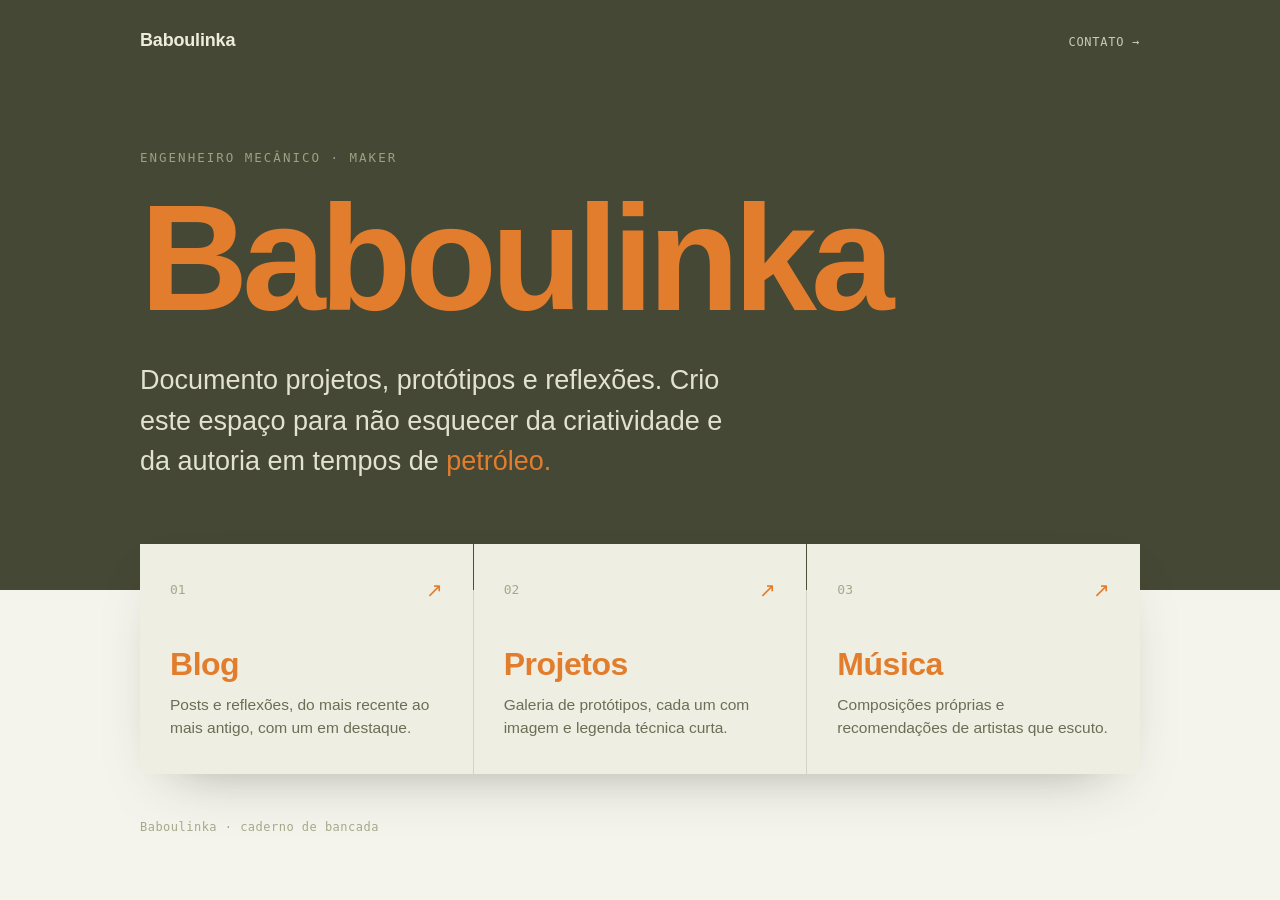
<file: index.html>
<!DOCTYPE html>
<html lang="pt-BR">
<head>
  <meta charset="utf-8">
  <meta name="viewport" content="width=device-width, initial-scale=1">
  <title>Baboulinka</title>
  <link rel="stylesheet" href="style.css">
</head>
<body>

  <section class="hero">
    <div class="hero-inner">
      <div class="topbar">
        <a href="index.html" class="brand">Baboulinka</a>
        <a href="contato.html" class="link-contato">Contato →</a>
      </div>
      <div class="home-hero">
        <p class="home-kicker">Engenheiro mecânico · Maker</p>
        <h1 class="home-title">Baboulinka</h1>
        <p class="home-bio">Documento projetos, protótipos e reflexões. Crio este espaço para não esquecer da criatividade e da autoria em tempos de <span class="accent">petróleo.</span></p>
      </div>
    </div>
  </section>

  <main class="home-cards">
    <div class="home-cards-grid">

      <a href="blog.html" class="home-card">
        <div class="home-card-top">
          <span class="home-card-num">01</span>
          <span class="home-card-arrow">↗</span>
        </div>
        <h2>Blog</h2>
        <p>Posts e reflexões, do mais recente ao mais antigo, com um em destaque.</p>
      </a>

      <a href="projetos.html" class="home-card">
        <div class="home-card-top">
          <span class="home-card-num">02</span>
          <span class="home-card-arrow">↗</span>
        </div>
        <h2>Projetos</h2>
        <p>Galeria de protótipos, cada um com imagem e legenda técnica curta.</p>
      </a>

      <a href="musica.html" class="home-card">
        <div class="home-card-top">
          <span class="home-card-num">03</span>
          <span class="home-card-arrow">↗</span>
        </div>
        <h2>Música</h2>
        <p>Composições próprias e recomendações de artistas que escuto.</p>
      </a>

    </div>
  </main>

  <footer class="footer">
    Baboulinka · caderno de bancada
  </footer>

</body>
</html>
</file>
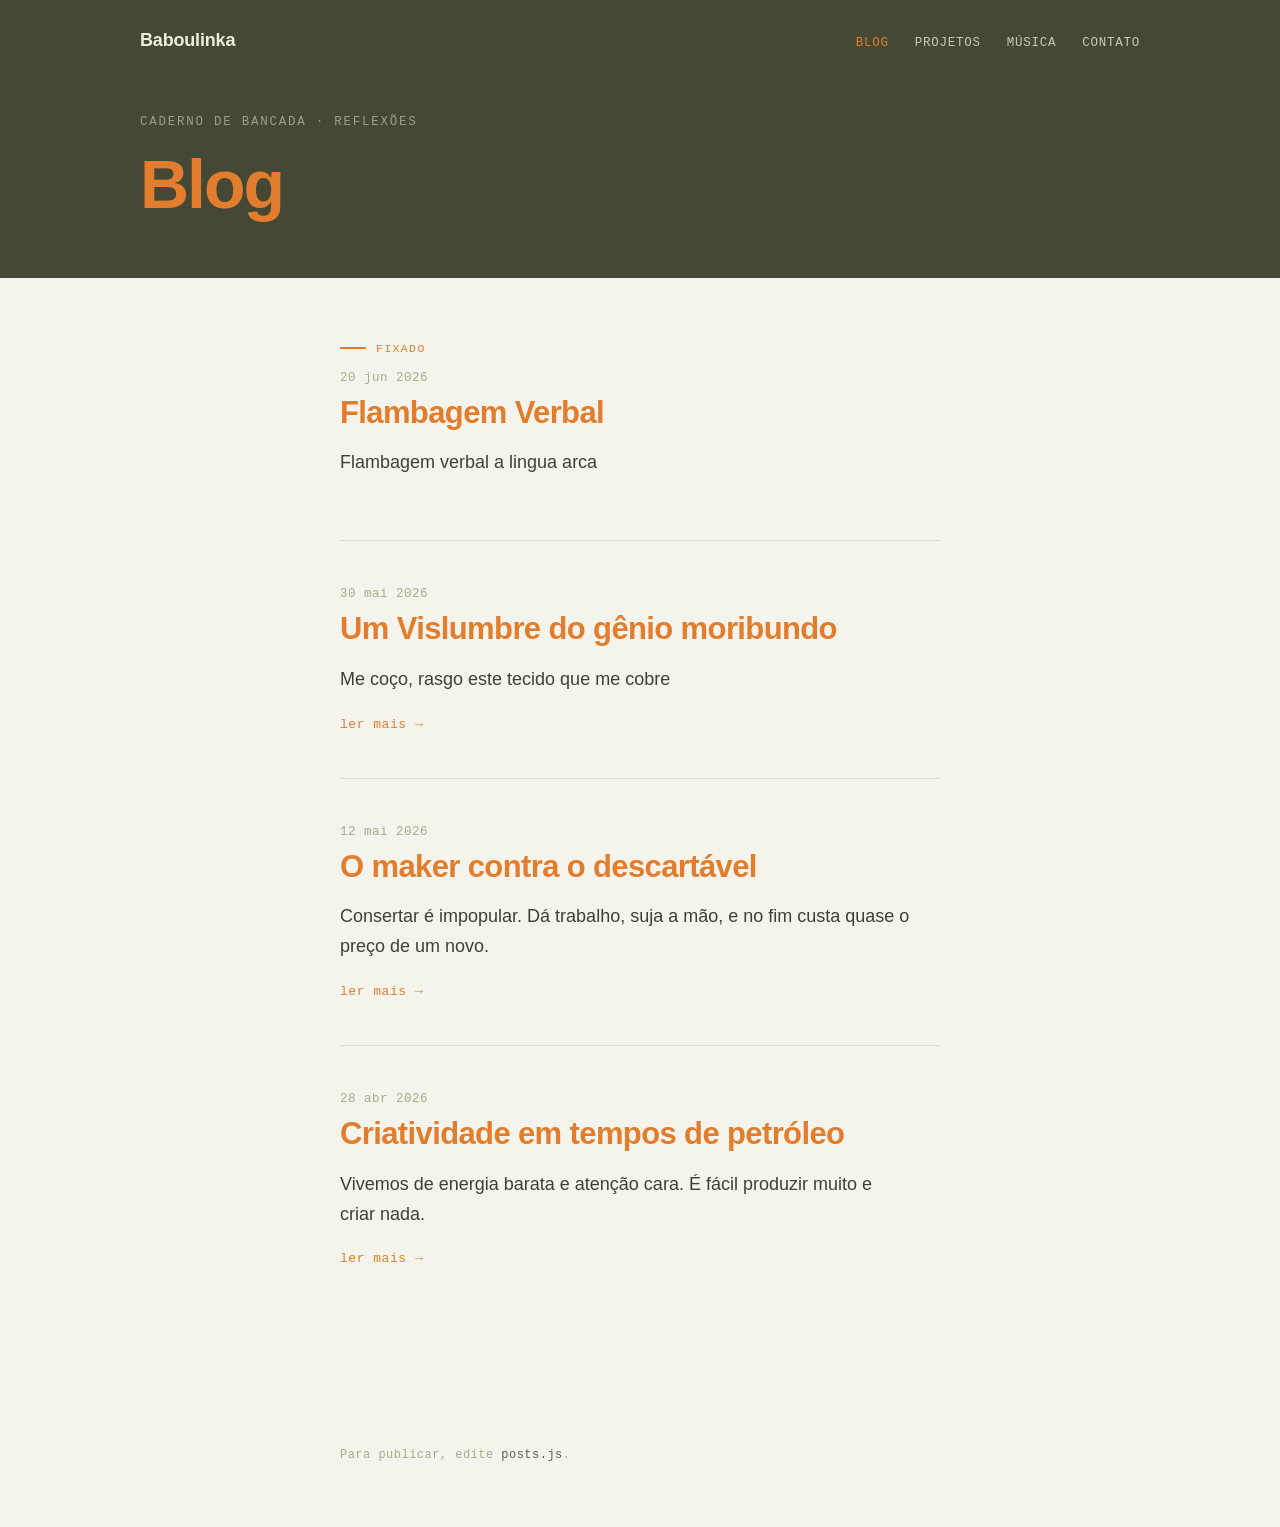
<file: blog.html>
<!DOCTYPE html>
<html lang="pt-BR">
<head>
  <meta charset="utf-8">
  <meta name="viewport" content="width=device-width, initial-scale=1">
  <title>Blog · Baboulinka</title>
  <link rel="stylesheet" href="style.css">
</head>
<body>

  <section class="hero">
    <div class="hero-inner">
      <div class="topbar">
        <a href="index.html" class="brand">Baboulinka</a>
        <nav class="nav">
          <a href="blog.html" class="active">Blog</a>
          <a href="projetos.html">Projetos</a>
          <a href="musica.html">Música</a>
          <a href="contato.html">Contato</a>
        </nav>
      </div>
      <div class="page-head">
        <p class="kicker">Caderno de bancada · reflexões</p>
        <h1 class="page-title">Blog</h1>
      </div>
    </div>
  </section>

  <main class="wrap-narrow">
    <div id="posts"></div>
  </main>

  <footer class="footer footer-narrow">
    Para publicar, edite <span>posts.js</span>.
  </footer>

  <script src="posts.js"></script>
  <script>
    (function () {
      var MESES = ['jan','fev','mar','abr','mai','jun','jul','ago','set','out','nov','dez'];
      function fmt(iso) {
        var p = String(iso || '').split('-');
        if (p.length < 3) return iso || '';
        return (+p[2]) + ' ' + MESES[(+p[1]) - 1] + ' ' + p[0];
      }
      function esc(s) {
        return String(s).replace(/&/g,'&amp;').replace(/</g,'&lt;').replace(/>/g,'&gt;');
      }
      var posts = (window.POSTS || []).slice().sort(function (a, b) {
        return (b.pinned ? 1 : 0) - (a.pinned ? 1 : 0) ||
               String(b.date || '').localeCompare(String(a.date || ''));
      });
      var root = document.getElementById('posts');

      if (!posts.length) {
        root.innerHTML = '<p style="font-size:16px;color:var(--muted)">Nenhum post ainda. Adicione entradas em <code>posts.js</code>.</p>';
        return;
      }

      posts.forEach(function (p, i) {
        var paras = String(p.body || '').split(/\n\s*\n/).map(function (s) { return s.trim(); }).filter(Boolean);
        var art = document.createElement('article');
        art.className = 'post';

        var html = '';
        if (p.pinned) html += '<div class="pin"><i></i><span>Fixado</span></div>';
        html += '<div class="post-date">' + esc(fmt(p.date)) + '</div>';
        html += '<h2 class="post-title">' + esc(p.title) + '</h2>';
        html += '<div class="post-body" data-body></div>';
        art.innerHTML = html;

        var bodyEl = art.querySelector('[data-body]');
        function render(expanded) {
          var visible = (expanded || p.pinned) ? paras : paras.slice(0, 1);
          bodyEl.innerHTML = visible.map(function (t) { return '<p>' + esc(t) + '</p>'; }).join('');
          if (!p.pinned && paras.length > 1 && !expanded) {
            var btn = document.createElement('button');
            btn.className = 'readmore';
            btn.textContent = 'ler mais →';
            btn.addEventListener('click', function () { render(true); });
            bodyEl.appendChild(btn);
          }
        }
        render(false);
        root.appendChild(art);
      });
    })();
  </script>

</body>
</html>
</file>
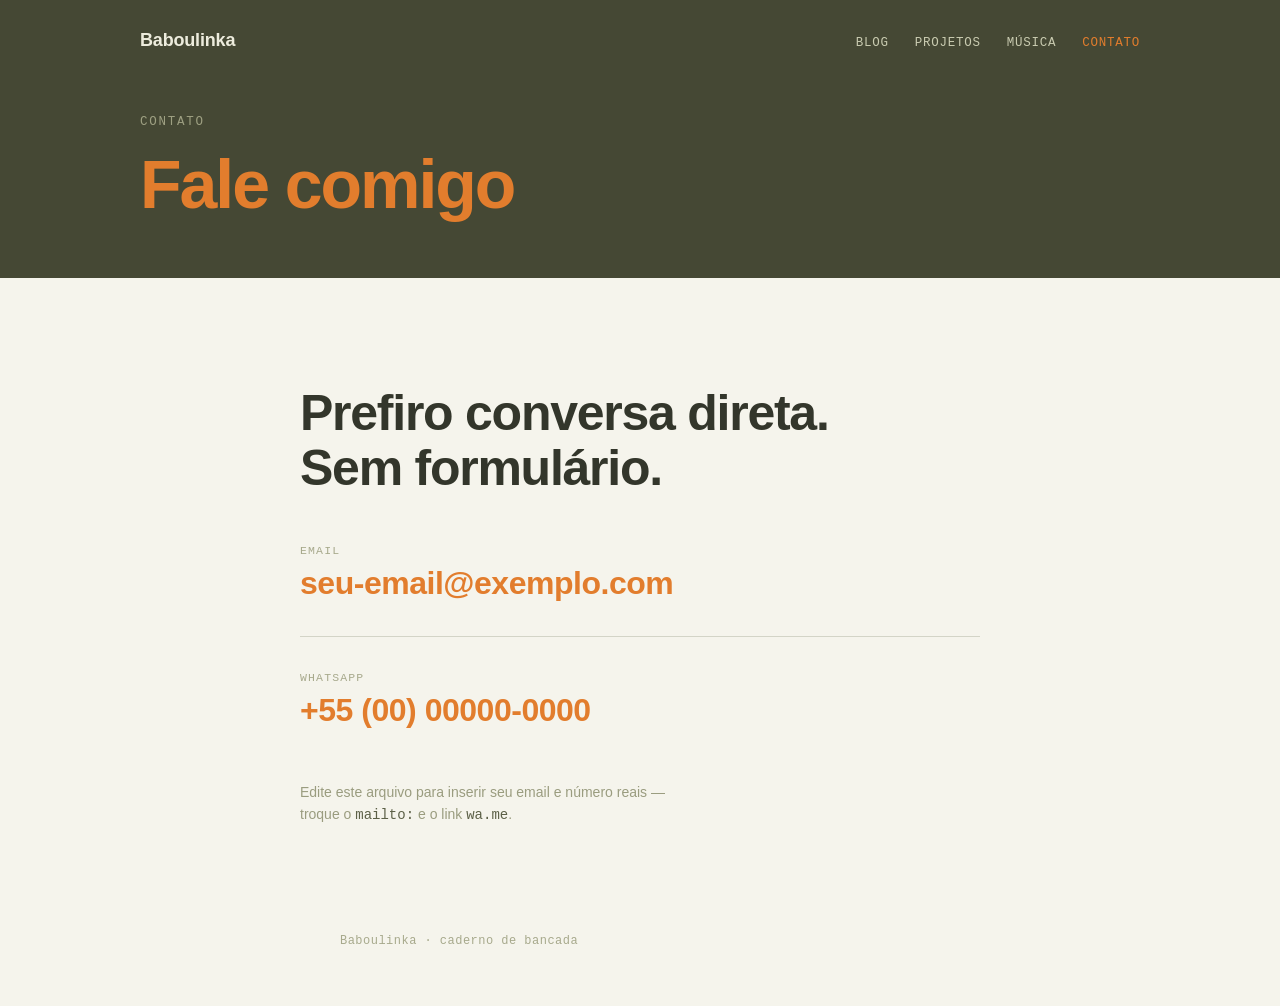
<file: contato.html>
<!DOCTYPE html>
<html lang="pt-BR">
<head>
  <meta charset="utf-8">
  <meta name="viewport" content="width=device-width, initial-scale=1">
  <title>Contato · Baboulinka</title>
  <link rel="stylesheet" href="style.css">
</head>
<body>

  <section class="hero">
    <div class="hero-inner">
      <div class="topbar">
        <a href="index.html" class="brand">Baboulinka</a>
        <nav class="nav">
          <a href="blog.html">Blog</a>
          <a href="projetos.html">Projetos</a>
          <a href="musica.html">Música</a>
          <a href="contato.html" class="active">Contato</a>
        </nav>
      </div>
      <div class="page-head">
        <p class="kicker">Contato</p>
        <h1 class="page-title">Fale comigo</h1>
      </div>
    </div>
  </section>

  <main class="contato-wrap">
    <p class="contato-lead">Prefiro conversa direta. Sem formulário.</p>

    <div class="contato-list">

      <div>
        <p class="contato-label">Email</p>
        <!-- Troque pelo seu email real (mantenha o "mailto:") -->
        <a class="contato-link" href="mailto:seu-email@exemplo.com">seu-email@exemplo.com</a>
      </div>

      <div class="contato-rule"></div>

      <div>
        <p class="contato-label">WhatsApp</p>
        <!-- Troque pelo seu número: wa.me/55DDDNUMERO (só dígitos) -->
        <a class="contato-link" href="https://wa.me/5500000000000" target="_blank" rel="noopener">+55 (00) 00000-0000</a>
      </div>

    </div>

    <p class="contato-note">Edite este arquivo para inserir seu email e número reais — troque o <code>mailto:</code> e o link <code>wa.me</code>.</p>
  </main>

  <footer class="footer footer-narrow">
    Baboulinka · caderno de bancada
  </footer>

</body>
</html>
</file>
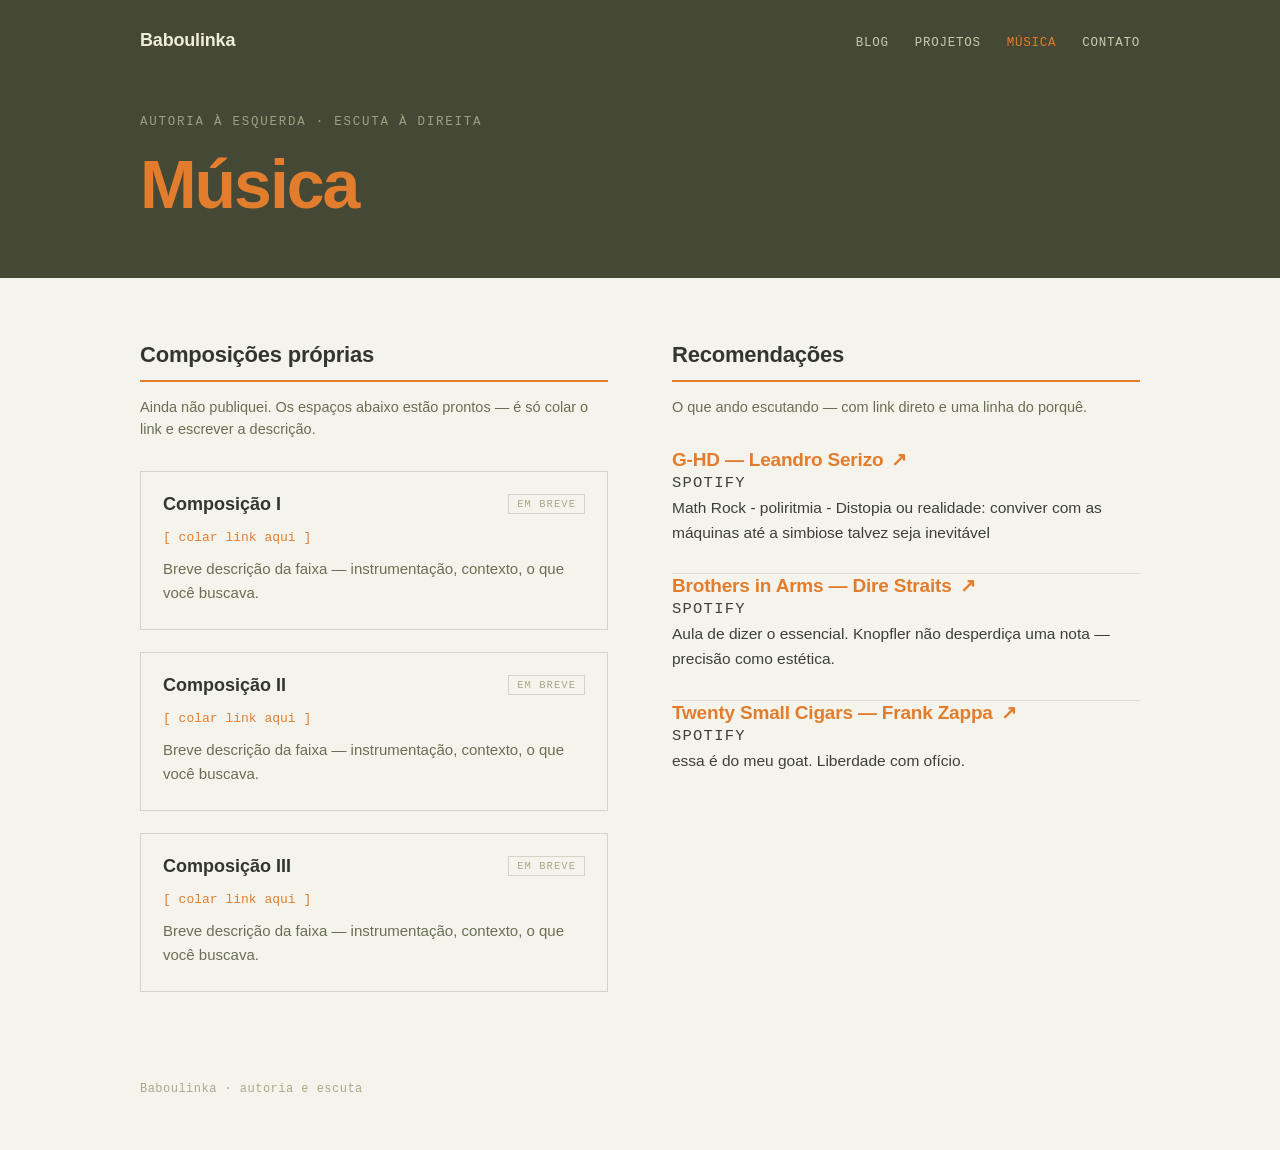
<file: musica.html>
<!DOCTYPE html>
<html lang="pt-BR">
<head>
  <meta charset="utf-8">
  <meta name="viewport" content="width=device-width, initial-scale=1">
  <title>Música · Baboulinka</title>
  <link rel="stylesheet" href="style.css">
</head>
<body>

  <section class="hero">
    <div class="hero-inner">
      <div class="topbar">
        <a href="index.html" class="brand">Baboulinka</a>
        <nav class="nav">
          <a href="blog.html">Blog</a>
          <a href="projetos.html">Projetos</a>
          <a href="musica.html" class="active">Música</a>
          <a href="contato.html">Contato</a>
        </nav>
      </div>
      <div class="page-head">
        <p class="kicker">Autoria à esquerda · escuta à direita</p>
        <h1 class="page-title">Música</h1>
      </div>
    </div>
  </section>

  <main class="wrap">
    <div class="cols">

      <!-- ============ COLUNA ESQUERDA: COMPOSIÇÕES PRÓPRIAS ============
           Quando publicar, troque href="#" pelo link e edite a descrição. -->
      <section>
        <div class="col-head"><h2>Composições próprias</h2></div>
        <p class="col-intro">Ainda não publiquei. Os espaços abaixo estão prontos — é só colar o link e escrever a descrição.</p>

        <div class="stack">

          <article class="track">
            <div class="track-head">
              <h3>Composição I</h3>
              <span class="badge">Em breve</span>
            </div>
            <a href="#" class="link">[ colar link aqui ]</a>
            <p>Breve descrição da faixa — instrumentação, contexto, o que você buscava.</p>
          </article>

          <article class="track">
            <div class="track-head">
              <h3>Composição II</h3>
              <span class="badge">Em breve</span>
            </div>
            <a href="#" class="link">[ colar link aqui ]</a>
            <p>Breve descrição da faixa — instrumentação, contexto, o que você buscava.</p>
          </article>

          <article class="track">
            <div class="track-head">
              <h3>Composição III</h3>
              <span class="badge">Em breve</span>
            </div>
            <a href="#" class="link">[ colar link aqui ]</a>
            <p>Breve descrição da faixa — instrumentação, contexto, o que você buscava.</p>
          </article>

        </div>
      </section>

      <!-- ============ COLUNA DIREITA: RECOMENDAÇÕES ============
           Cada recomendação: link direto + uma linha do porquê. -->
      <section>
        <div class="col-head"><h2>Recomendações</h2></div>
        <p class="col-intro">O que ando escutando — com link direto e uma linha do porquê.</p>

        <div class="stack">

          <article class="rec">
            <a class="rec-title" href="https://open.spotify.com/search/G-HD%20Leandro%20Serizo" target="_blank" rel="noopener">G-HD — Leandro Serizo <span>↗</span></a>
            <p class="rec-src">Spotify</p>
            <p>Math Rock - poliritmia - Distopia ou realidade: conviver com as máquinas até a simbiose talvez seja inevitável</p>
          </article>

          <article class="rec">
            <a class="rec-title" href="https://open.spotify.com/search/Brothers%20in%20Arms%20Dire%20Straits" target="_blank" rel="noopener">Brothers in Arms — Dire Straits <span>↗</span></a>
            <p class="rec-src">Spotify</p>
            <p>Aula de dizer o essencial. Knopfler não desperdiça uma nota — precisão como estética.</p>
          </article>

          <article class="rec">
            <a class="rec-title" href="https://open.spotify.com/intl-pt/track/5Xr5fQfGrNb02xCiwFatDv?si=a8dd6512375e4c93">Twenty Small Cigars — Frank Zappa <span>↗</span></a>
            <p class="rec-src">Spotify</p>
            <p>essa é do meu goat. Liberdade com ofício.</p>
          </article>

        </div>
      </section>

    </div>
  </main>

  <footer class="footer">
    Baboulinka · autoria e escuta
  </footer>

</body>
</html>
</file>
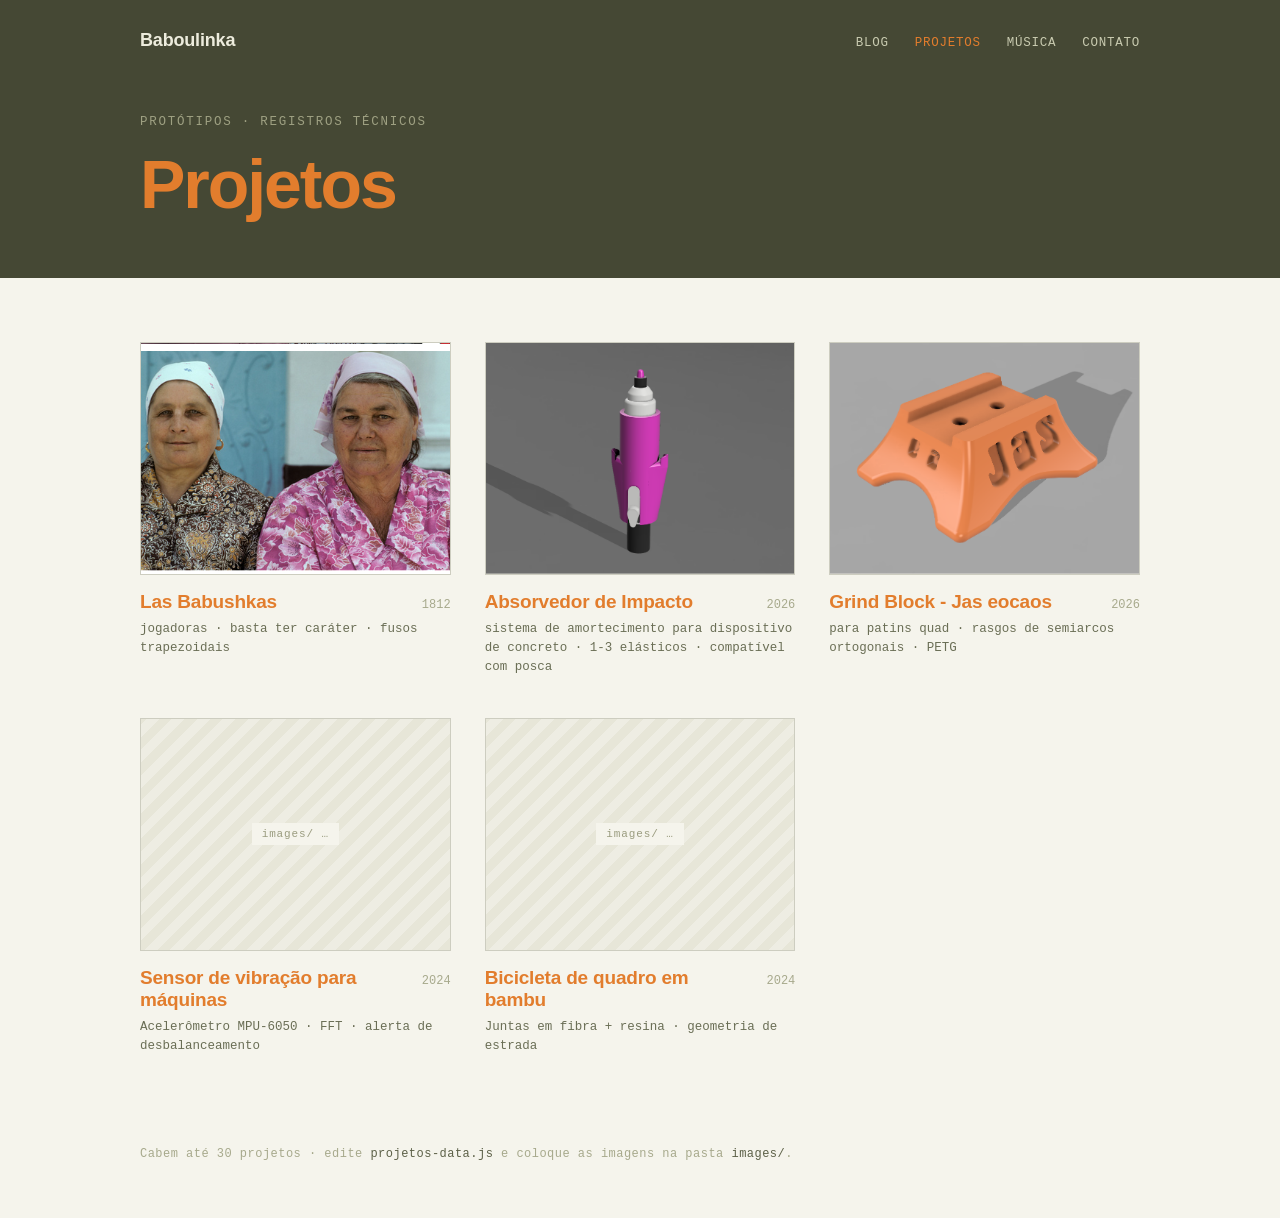
<file: projetos.html>
<!DOCTYPE html>
<html lang="pt-BR">
<head>
  <meta charset="utf-8">
  <meta name="viewport" content="width=device-width, initial-scale=1">
  <title>Projetos · Baboulinka</title>
  <link rel="stylesheet" href="style.css">
</head>
<body>

  <section class="hero">
    <div class="hero-inner">
      <div class="topbar">
        <a href="index.html" class="brand">Baboulinka</a>
        <nav class="nav">
          <a href="blog.html">Blog</a>
          <a href="projetos.html" class="active">Projetos</a>
          <a href="musica.html">Música</a>
          <a href="contato.html">Contato</a>
        </nav>
      </div>
      <div class="page-head">
        <p class="kicker">Protótipos · registros técnicos</p>
        <h1 class="page-title">Projetos</h1>
      </div>
    </div>
  </section>

  <main class="wrap">
    <div class="grid" id="grid"></div>
  </main>

  <footer class="footer">
    Cabem até 30 projetos · edite <span>projetos-data.js</span> e coloque as imagens na pasta <span>images/</span>.
  </footer>

  <script src="projetos-data.js"></script>
  <script>
    (function () {
      function esc(s) {
        return String(s == null ? '' : s).replace(/&/g,'&amp;').replace(/</g,'&lt;').replace(/>/g,'&gt;');
      }
      var list = window.PROJETOS || [];
      var grid = document.getElementById('grid');

      if (!list.length) {
        grid.outerHTML = '<p style="font-size:16px;color:var(--muted)">Nenhum projeto ainda. Adicione itens em <code>projetos-data.js</code>.</p>';
        return;
      }

      grid.innerHTML = list.map(function (p) {
        var hasImg = !!(p.img && String(p.img).trim());
        var thumb = hasImg
          ? '<div class="thumb"><img src="' + esc(p.img) + '" alt="' + esc(p.title) + '"></div>'
          : '<div class="thumb"><div class="thumb-empty"><span>images/ …</span></div></div>';
        return '<article>' + thumb +
          '<div class="card-head">' +
            '<h2 class="card-title">' + esc(p.title) + '</h2>' +
            '<span class="card-year">' + esc(p.year) + '</span>' +
          '</div>' +
          '<p class="card-cap">' + esc(p.caption) + '</p>' +
        '</article>';
      }).join('');
    })();
  </script>

</body>
</html>
</file>
<file: style.css>
/* =============================================================
   Baboulinka — folha de estilo
   Base: verde azeitona · Destaque: laranja mexerica
   Você raramente precisa mexer aqui. Para trocar textos, use os
   arquivos .html; para o blog e projetos, use posts.js / projetos-data.js.
   ============================================================= */

:root{
  --bg:        #F5F4EC;   /* marfim quente (fundo)            */
  --panel:     #EFEEE2;   /* cartões                          */
  --panel-2:   #E9E7D6;   /* cartão hover                     */
  --ink:       #33362B;   /* texto principal (oliva escuro)   */
  --ink-soft:  #3d4033;   /* texto de leitura                 */
  --olive:     #454834;   /* VERDE AZEITONA (faixa do topo)   */
  --olive-mid: #5C6047;   /* oliva médio                      */
  --muted:     #6a6e55;   /* texto secundário                 */
  --faint:     #a7a98c;   /* meta / legendas                  */
  --cream:     #EDECDD;   /* texto sobre o verde              */
  --cream-dim: #c9cbb0;   /* nav sobre o verde                */
  --tang:      #E27D2D;   /* LARANJA MEXERICA (destaque)      */
  --tang-deep: #C96A1D;   /* laranja hover                    */
  --line:      rgba(92,96,71,0.16);
  --line-2:    rgba(92,96,71,0.22);
  --sans: 'Helvetica Neue', Helvetica, Arial, sans-serif;
  --mono: ui-monospace, SFMono-Regular, Menlo, 'Roboto Mono', monospace;
}

*{ box-sizing:border-box; }
html{ -webkit-text-size-adjust:100%; }
body{
  margin:0;
  background:var(--bg);
  color:var(--ink);
  font-family:var(--sans);
  -webkit-font-smoothing:antialiased;
}
::selection{ background:var(--tang); color:var(--bg); }
a{ color:inherit; }

/* ---------- faixa verde azeitona (topo de todas as páginas) ---------- */
.hero{ background:var(--olive); color:var(--cream); }
.hero-inner{ max-width:1080px; margin:0 auto; padding:0 40px; }

.topbar{
  display:flex; justify-content:space-between; align-items:baseline;
  gap:20px; padding:30px 0 0; flex-wrap:wrap;
}
.brand{
  font-size:18px; font-weight:700; letter-spacing:-0.01em;
  color:var(--cream); text-decoration:none;
}
.nav{ display:flex; gap:26px; flex-wrap:wrap; }
.nav a{
  font-family:var(--mono); font-size:12.5px; letter-spacing:0.06em;
  text-transform:uppercase; color:var(--cream-dim); text-decoration:none;
  transition:color .15s ease;
}
.nav a:hover{ color:var(--tang); }
.nav a.active{ color:var(--tang); }

/* topbar simplificada usada na home (só contato) */
.topbar .link-contato{
  font-family:var(--mono); font-size:12px; letter-spacing:0.06em;
  text-transform:uppercase; color:var(--cream-dim); text-decoration:none;
}
.topbar .link-contato:hover{ color:var(--tang); }

/* cabeçalho de página dentro da faixa verde */
.page-head{ padding:64px 0 60px; }
.kicker{
  font-family:var(--mono); font-size:12.5px; letter-spacing:0.14em;
  text-transform:uppercase; color:#9ea082; margin:0 0 22px;
}
.page-title{
  font-size:clamp(40px,7vw,68px); line-height:0.98; font-weight:700;
  letter-spacing:-0.03em; color:var(--tang); margin:0;
}
.page-sub{
  font-size:clamp(16px,2vw,19px); line-height:1.5; color:#d9d8c6;
  max-width:52ch; margin:20px 0 0;
}

/* ---------- home (faixa alta) ---------- */
.home-hero{ padding:11vh 0 12vh; }
.home-kicker{
  font-family:var(--mono); font-size:12.5px; letter-spacing:0.16em;
  text-transform:uppercase; color:#9ea082; margin:0 0 26px;
}
.home-title{
  font-size:clamp(60px,13vw,150px); line-height:0.9; font-weight:700;
  letter-spacing:-0.04em; color:var(--tang); margin:0 0 34px;
}
.home-bio{
  font-size:clamp(20px,2.6vw,27px); line-height:1.5; max-width:40ch;
  color:#e3e2d2; margin:0;
}
.home-bio .accent{ color:var(--tang); }

.home-cards{
  max-width:1080px; margin:0 auto; padding:0 40px;
}
.home-cards-grid{
  display:grid; grid-template-columns:repeat(3,1fr); gap:1px;
  background:var(--line-2); transform:translateY(-46px);
  box-shadow:0 24px 60px -34px rgba(52,55,43,0.5);
}
.home-card{
  display:flex; flex-direction:column; background:var(--panel);
  padding:34px 30px 30px; text-decoration:none; color:inherit;
  min-height:230px; transition:background .18s ease;
}
.home-card:hover{ background:var(--panel-2); }
.home-card-top{ display:flex; justify-content:space-between; align-items:center; }
.home-card-num{ font-family:var(--mono); font-size:13px; color:var(--faint); }
.home-card-arrow{ font-size:20px; color:var(--tang); }
.home-card h2{
  font-size:32px; font-weight:600; letter-spacing:-0.015em;
  color:var(--tang); margin:44px 0 10px;
}
.home-card p{ font-size:15.5px; line-height:1.5; color:var(--muted); margin:0; }

/* ---------- containers de conteúdo ---------- */
.wrap{ max-width:1080px; margin:0 auto; padding:64px 40px 90px; }
.wrap-narrow{ max-width:680px; margin:0 auto; padding:64px 40px 90px; }

.footer{
  max-width:1080px; margin:0 auto; padding:0 40px 56px;
  font-family:var(--mono); font-size:12px; letter-spacing:0.04em; color:var(--faint);
}
.footer-narrow{ max-width:680px; }
.footer span{ color:var(--olive-mid); }

/* ---------- blog ---------- */
.post{ padding:0 0 46px; margin-bottom:46px; border-bottom:1px solid var(--line); }
.post:last-child{ border-bottom:none; }
.pin{ display:flex; align-items:center; gap:10px; margin-bottom:16px; }
.pin i{ display:inline-block; height:2px; width:26px; background:var(--tang); }
.pin span{
  font-family:var(--mono); font-size:11.5px; letter-spacing:0.12em;
  text-transform:uppercase; color:var(--tang);
}
.post-date{
  font-family:var(--mono); font-size:12.5px; letter-spacing:0.04em;
  color:var(--faint); margin:0 0 10px;
}
.post-title{
  font-size:clamp(24px,3.6vw,31px); font-weight:600; letter-spacing:-0.02em;
  color:var(--tang); margin:0 0 18px; line-height:1.15;
}
.post-body p{
  font-size:18px; line-height:1.66; color:var(--ink-soft);
  margin:0 0 16px; text-wrap:pretty;
}
.readmore{
  margin-top:6px; background:none; border:none; padding:0; cursor:pointer;
  font-family:var(--mono); font-size:13px; letter-spacing:0.04em; color:var(--tang);
}
.readmore:hover{ color:var(--tang-deep); }

/* ---------- projetos ---------- */
.grid{
  display:grid; grid-template-columns:repeat(auto-fill,minmax(300px,1fr));
  gap:40px 34px;
}
.thumb{
  aspect-ratio:4/3; border:1px solid var(--line-2); overflow:hidden; background:#EDECE2;
}
.thumb img{ width:100%; height:100%; object-fit:cover; display:block; }
.thumb-empty{
  width:100%; height:100%; display:flex; align-items:center; justify-content:center;
  background-image:repeating-linear-gradient(-45deg,#E7E6D8,#E7E6D8 9px,#EEEDE3 9px,#EEEDE3 18px);
}
.thumb-empty span{
  font-family:var(--mono); font-size:11px; letter-spacing:0.08em;
  color:#9a9c7f; background:var(--bg); padding:5px 10px;
}
.card-head{
  display:flex; justify-content:space-between; align-items:baseline;
  gap:12px; margin-top:16px;
}
.card-title{ font-size:19px; font-weight:600; letter-spacing:-0.01em; color:var(--tang); margin:0; }
.card-year{ font-family:var(--mono); font-size:12px; color:var(--faint); flex:0 0 auto; }
.card-cap{ font-family:var(--mono); font-size:12.5px; line-height:1.55; color:var(--muted); margin:7px 0 0; }

/* ---------- música ---------- */
.cols{ display:grid; grid-template-columns:repeat(auto-fit,minmax(320px,1fr)); gap:56px 64px; }
.col-head{
  display:flex; align-items:baseline; gap:12px;
  border-bottom:2px solid var(--tang); padding-bottom:12px; margin-bottom:6px;
}
.col-head h2{ font-size:22px; font-weight:700; letter-spacing:-0.01em; color:var(--ink); margin:0; }
.col-intro{ font-size:14.5px; line-height:1.55; color:var(--muted); margin:14px 0 30px; }
.stack{ display:flex; flex-direction:column; }

.track{ border:1px solid var(--line-2); padding:22px 22px 24px; }
.stack .track + .track{ margin-top:22px; }
.track-head{ display:flex; justify-content:space-between; align-items:center; margin-bottom:12px; }
.track-head h3{ font-size:18px; font-weight:600; color:var(--ink); margin:0; }
.badge{
  font-family:var(--mono); font-size:10.5px; letter-spacing:0.1em; text-transform:uppercase;
  color:var(--faint); border:1px solid var(--line-2); padding:3px 8px;
}
.track a.link{
  display:inline-block; font-family:var(--mono); font-size:13px;
  color:var(--tang); text-decoration:none; margin-bottom:12px;
}
.track a.link:hover{ text-decoration:underline; }
.track p{ font-size:15px; line-height:1.6; color:var(--muted); margin:0; }

.rec{ padding-bottom:28px; border-bottom:1px solid var(--line); }
.stack .rec:last-child{ padding-bottom:0; border-bottom:none; }
.rec-title{
  display:inline-flex; align-items:baseline; gap:8px; font-size:19px; font-weight:600;
  letter-spacing:-0.01em; color:var(--tang); text-decoration:none;
}
.rec-title:hover{ text-decoration:underline; }
.rec-src{
  font-family:var(--mono); font-size:11px; letter-spacing:0.08em; text-transform:uppercase;
  color:var(--faint); margin:6px 0 12px;
}
.rec p{ font-size:15.5px; line-height:1.6; color:var(--ink-soft); margin:0; }

/* ---------- contato ---------- */
.contato-wrap{ max-width:760px; margin:0 auto; padding:12vh 40px; }
.contato-lead{
  font-size:clamp(34px,5.4vw,50px); font-weight:700; letter-spacing:-0.025em;
  color:var(--ink); line-height:1.1; margin:0 0 48px; max-width:20ch;
}
.contato-list{ display:flex; flex-direction:column; gap:34px; }
.contato-label{
  font-family:var(--mono); font-size:11.5px; letter-spacing:0.1em; text-transform:uppercase;
  color:var(--faint); margin:0 0 8px;
}
.contato-link{
  font-size:clamp(24px,3.4vw,32px); font-weight:600; letter-spacing:-0.015em;
  color:var(--tang); text-decoration:none;
}
.contato-link:hover{ text-decoration:underline; }
.contato-rule{ height:1px; background:var(--line-2); }
.contato-note{ font-size:14px; line-height:1.6; color:#9a9c7f; margin:52px 0 0; max-width:52ch; }
.contato-note code{ font-family:var(--mono); color:var(--olive-mid); }

/* ---------- responsivo ---------- */
@media (max-width:720px){
  .home-cards-grid{ grid-template-columns:1fr; transform:translateY(-30px); }
  .hero-inner, .wrap, .wrap-narrow, .home-cards, .footer, .contato-wrap{ padding-left:24px; padding-right:24px; }
  .page-head{ padding:48px 0 44px; }
}
</file>
